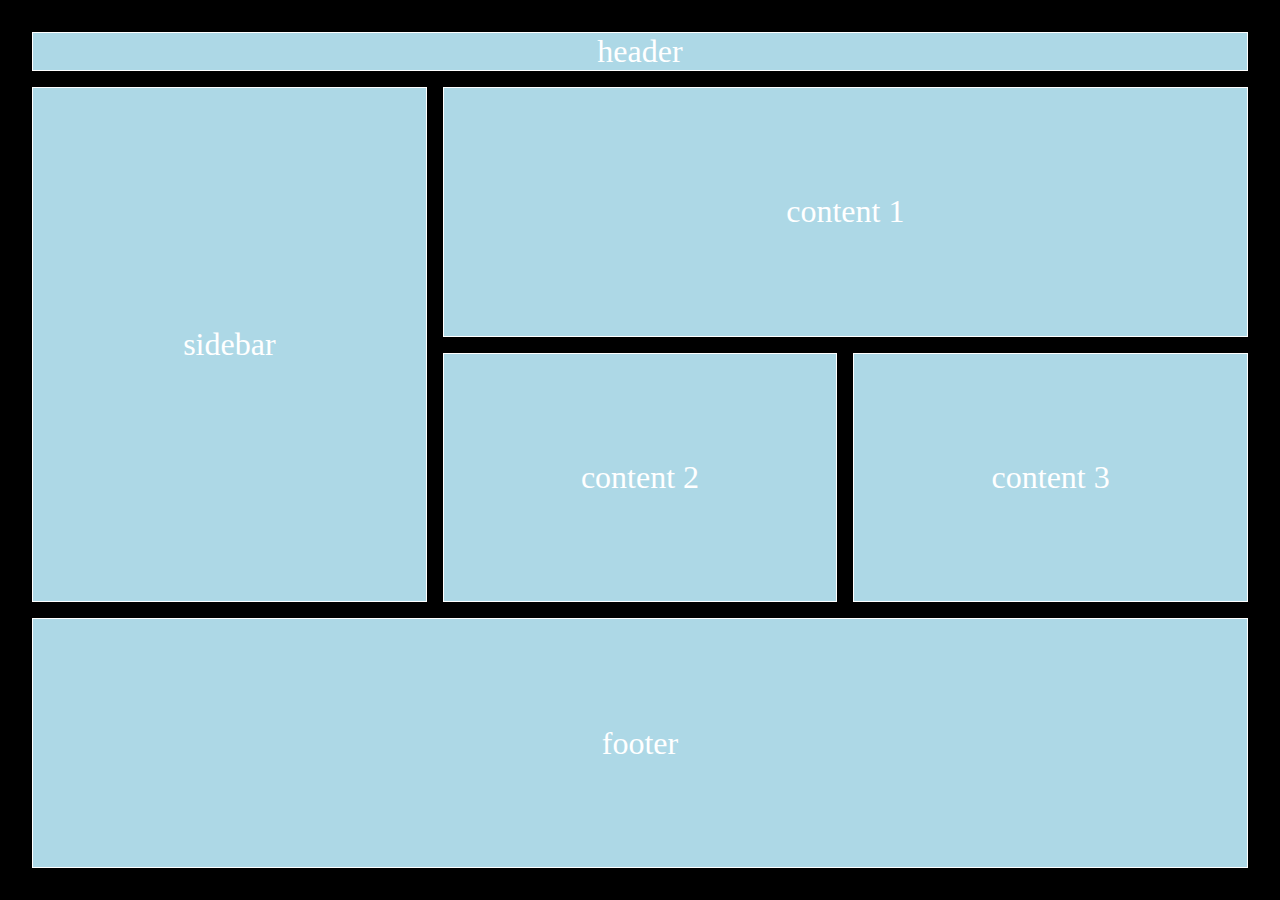
<file: css-theory-questions/grid/index.html>
<!DOCTYPE html>
<html lang="en">
<head>
    <meta charset="UTF-8">
    <meta name="viewport" content="width=device-width, initial-scale=1.0">
    <link rel="stylesheet" href="index.css">
    <title>Document</title>
</head>
<body>
    <div class="grid-container">
        <div class="item header">header</div>
        <div class="item sidebar">sidebar</div>
        <div class="item content">content 1</div>
        <div class="item content">content 2</div>
        <div class="item content">content 3</div>
        <div class="item footer">footer</div>
    </div>
</body>
</html>
</file>
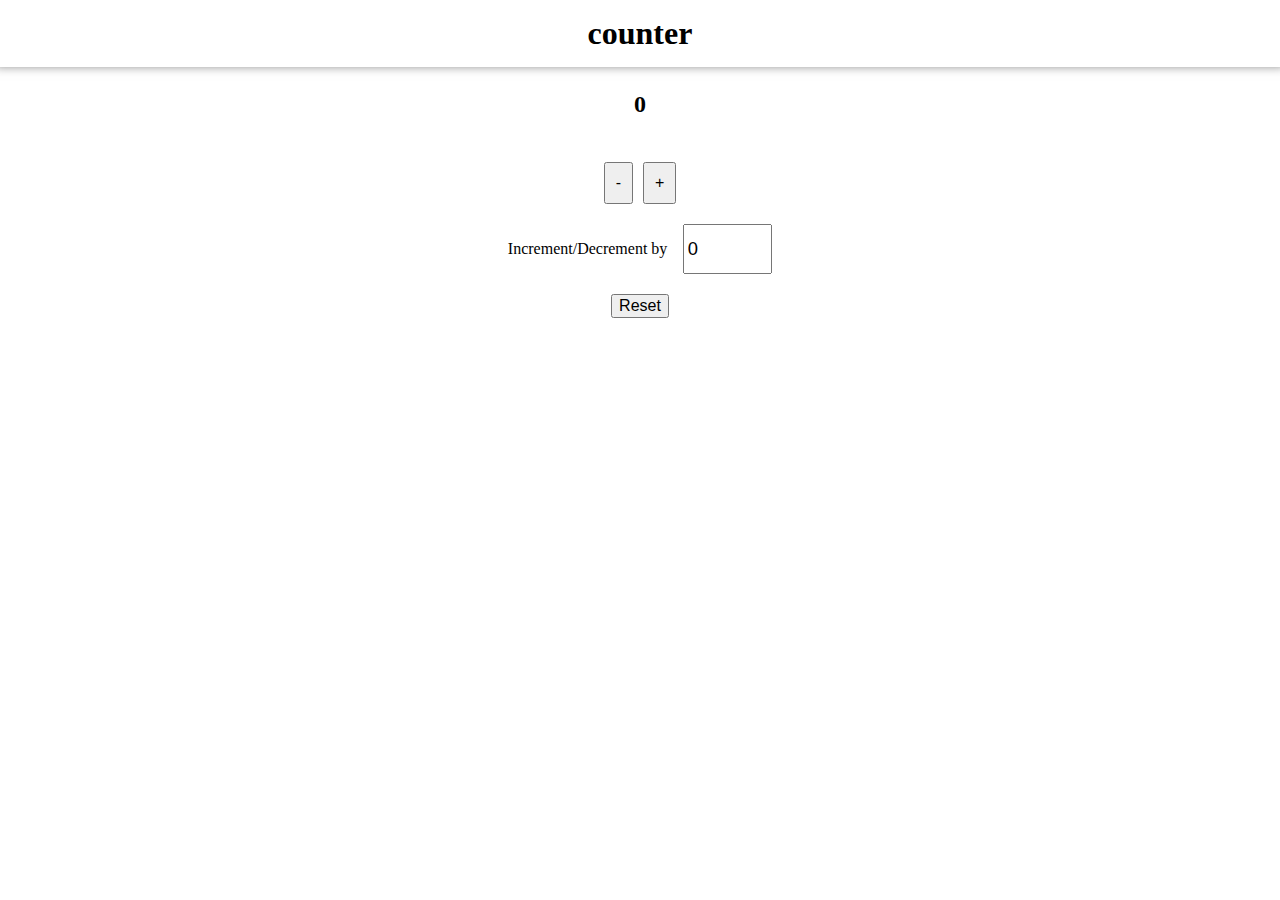
<file: forntned-mini-challenges/counter/index.html>
<!DOCTYPE html>
<html lang="en">
<head>
    <meta charset="UTF-8">
    <meta name="viewport" content="width=device-width, initial-scale=1.0">
    <link rel="stylesheet" href="index.css">
    <title>Counter</title>
</head>
<body>
    <header>counter</header>
    
    <main class="counter-container">
        <p class="counter-sum" id="counter-sum">0</p>
        <div class="counter-buttons">
            <button id="counter-decrement">-</button>
            <button id="counter-increment">+</button>
        </div>
        <div class="counter-input">
            <p>
            Increment/Decrement by 
            </p>
            <input type="number" placeholder="enter number" id="counter-value" value=0 >
        </div>
        <button id="counter-reset" class="counter-reset">Reset</button>
    </main>
    <script src="index.js"></script>
</body>
</html>
</file>
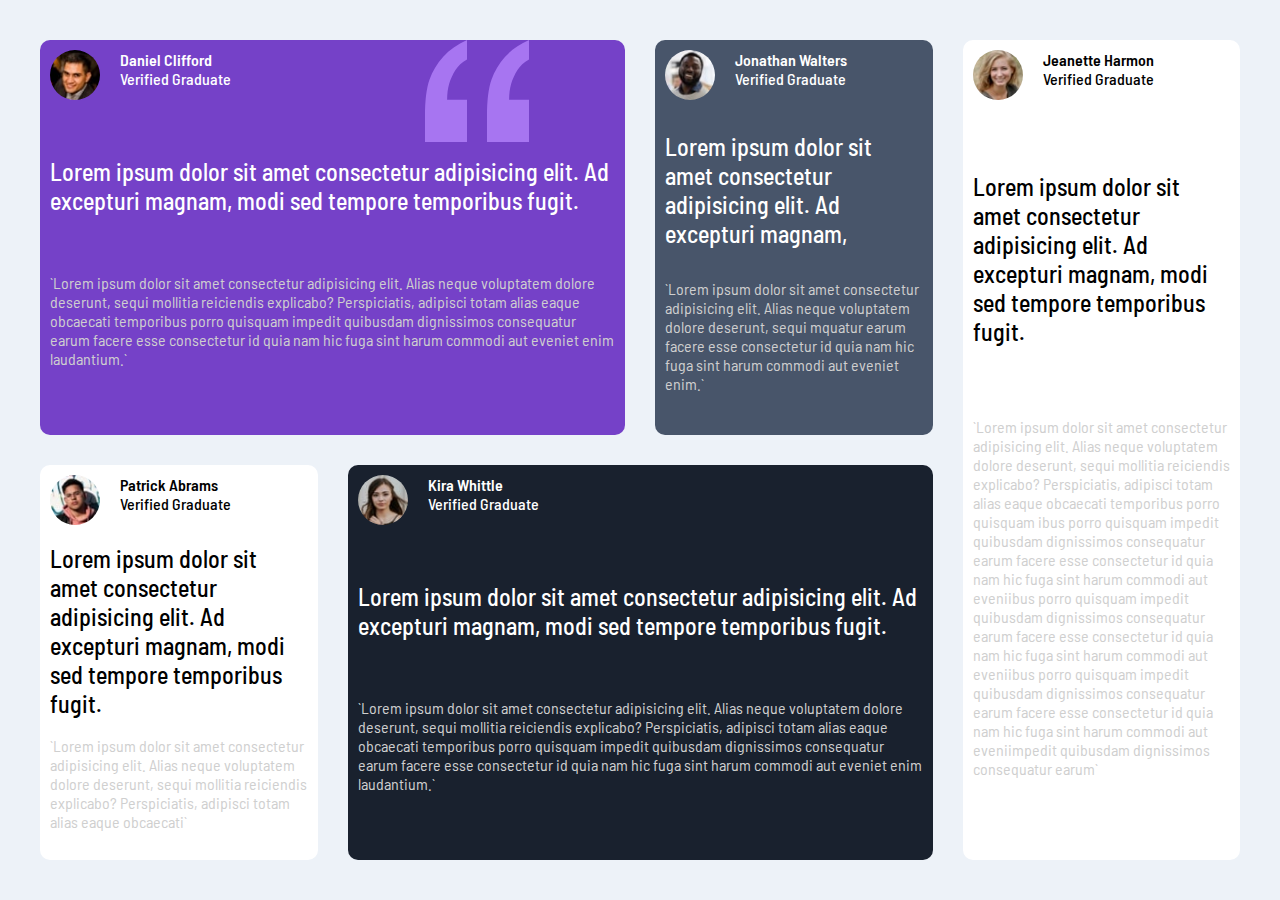
<file: frontend-mentors-challenge/testimonials-grid-section-main/index.html>
<!DOCTYPE html>
<html lang="en">

<head>
  <meta charset="UTF-8">
  <meta name="viewport" content="width=device-width, initial-scale=1.0">
  <!-- displays site properly based on user's device -->

  <link rel="icon" type="image/png" sizes="32x32" href="./images/favicon-32x32.png">
  <link rel="stylesheet" href="index.css">

  <title>Frontend Mentor | testimonials-grid-section-main</title>

  <style>
    .attribution {
      font-size: 11px;
      text-align: center;
    }

    .attribution a {
      color: hsl(228, 45%, 44%);
    }
  </style>
</head>

<body>
  <div class="grid-container">
    <div class="item item-1">
      <div class="user-details">
        <img src="images/image-daniel.jpg" alt="daniel">
        <div class="user-info">
          <p class="user-name">Daniel Clifford</p>
          <p class="user-status">Verified Graduate</p>
        </div>
      </div>
      <div class="description">
        Lorem ipsum dolor sit amet consectetur adipisicing elit. Ad excepturi magnam, modi sed tempore temporibus fugit.
      </div>
      <div class="review">
        `Lorem ipsum dolor sit amet consectetur adipisicing elit. Alias neque voluptatem dolore deserunt, sequi mollitia reiciendis explicabo? Perspiciatis, adipisci totam alias eaque obcaecati temporibus porro quisquam impedit quibusdam dignissimos consequatur earum facere esse consectetur id quia nam hic fuga sint harum commodi aut eveniet enim laudantium.`
      </div>
    </div>
    <div class="item item-2">
      <div class="user-details">
        <img src="images/image-jonathan.jpg" alt="jonathan">
        <div class="user-info">
          <p class="user-name">Jonathan Walters</p>
          <p class="user-status">Verified Graduate</p>
        </div>
      </div>
      <div class="description">
        Lorem ipsum dolor sit amet consectetur adipisicing elit. Ad excepturi magnam, 
      </div>
      <div class="review">
        `Lorem ipsum dolor sit amet consectetur adipisicing elit. Alias neque voluptatem dolore deserunt, sequi mquatur earum facere esse consectetur id quia nam hic fuga sint harum commodi aut eveniet enim.`
      </div>
    </div>
    <div class="item item-3">
      <div class="user-details">
        <img src="images/image-jeanette.jpg" alt="jeanette">
        <div class="user-info">
          <p class="user-name">Jeanette Harmon</p>
          <p class="user-status">Verified Graduate</p>
        </div>
      </div>
      <div class="description">
        Lorem ipsum dolor sit amet consectetur adipisicing elit. Ad excepturi magnam, modi sed tempore temporibus fugit.
      </div>
      <div class="review">
        `Lorem ipsum dolor sit amet consectetur adipisicing elit. Alias neque voluptatem dolore deserunt, sequi mollitia reiciendis explicabo? Perspiciatis, adipisci totam alias eaque obcaecati temporibus porro quisquam ibus porro quisquam impedit quibusdam dignissimos consequatur earum facere esse consectetur id quia nam hic fuga sint harum commodi aut eveniibus porro quisquam impedit quibusdam dignissimos consequatur earum facere esse consectetur id quia nam hic fuga sint harum commodi aut eveniibus porro quisquam impedit quibusdam dignissimos consequatur earum facere esse consectetur id quia nam hic fuga sint harum commodi aut eveniimpedit quibusdam dignissimos consequatur earum`
      </div>
    </div>
    <div class="item item-4">
      <div class="user-details">
        <img src="images/image-patrick.jpg" alt="patrick">
        <div class="user-info">
          <p class="user-name">Patrick Abrams</p>
          <p class="user-status">Verified Graduate</p>
        </div>
      </div>
      <div class="description">
        Lorem ipsum dolor sit amet consectetur adipisicing elit. Ad excepturi magnam, modi sed tempore temporibus fugit.
      </div>
      <div class="review">
        `Lorem ipsum dolor sit amet consectetur adipisicing elit. Alias neque voluptatem dolore deserunt, sequi mollitia reiciendis explicabo? Perspiciatis, adipisci totam alias eaque obcaecati`
      </div>
    </div>
    <div class="item item-5">
      <div class="user-details">
        <img src="images/image-kira.jpg" alt="kira">
        <div class="user-info">
          <p class="user-name">Kira Whittle</p>
          <p class="user-status">Verified Graduate</p>
        </div>
      </div>
      <div class="description">
        Lorem ipsum dolor sit amet consectetur adipisicing elit. Ad excepturi magnam, modi sed tempore temporibus fugit.
      </div>
      <div class="review">
        `Lorem ipsum dolor sit amet consectetur adipisicing elit. Alias neque voluptatem dolore deserunt, sequi mollitia reiciendis explicabo? Perspiciatis, adipisci totam alias eaque obcaecati temporibus porro quisquam impedit quibusdam dignissimos consequatur earum facere esse consectetur id quia nam hic fuga sint harum commodi aut eveniet enim laudantium.`
      </div>
    </div>
  </div>
       
    </div>
    
</body>

</html>
</file>
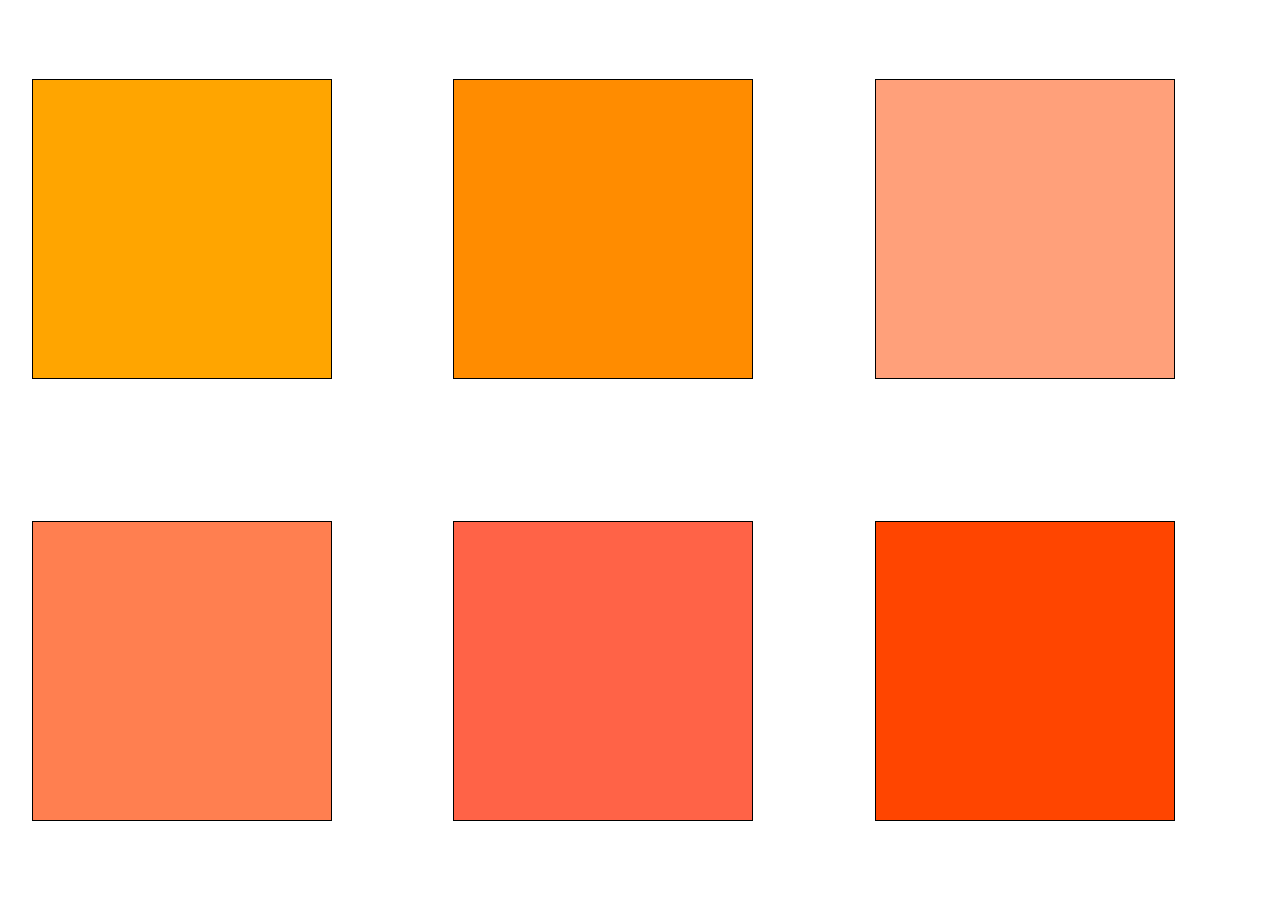
<file: css-theory-questions/grid/layout-1/index.html>
<!DOCTYPE html>
<html lang="en">
<head>
    <meta charset="UTF-8">
    <meta name="viewport" content="width=device-width, initial-scale=1.0">
    <link rel="stylesheet" href="index.css">    
    <title>Document</title>
</head>
<body>
    <div class="grid-container">
        <div class="item"></div>
        <div class="item"></div>
        <div class="item"></div>
        <div class="item"></div>
        <div class="item"></div>
        <div class="item"></div>
    </div>
</body>
</html>
</file>
<file: forntned-mini-challenges/counter/index.css>
body{
    padding: 0;
    margin: 0;
    box-sizing: border-box;
}
header{
    display: flex;
    justify-content: center; 
    align-items: center; 
    font-size: 2rem;
    font-weight: 700;
    padding: 15px;
    box-shadow: 0 -6px 10px 5px rgba(0,0,0,0.5);    
}
.counter-container{
    display: flex;
    flex-direction: column;
    justify-content: center;
    align-items: center;
    gap: 20px;
}
.counter-sum{
    font-size: 1.5rem;
    font-weight: bold;
}
.counter-buttons{
    display: flex;
    gap: 10px;
}
.counter-buttons button{
    padding: 10px;
    font-size: 1rem;
}
.counter-input{
    display: flex;
}
.counter-input input{
    width: 5rem;
    padding: .15rem;
    margin-left: 1rem;
    font-size: 1.15rem;
}
.counter-input input:hover{
    cursor: pointer;
}
.counter-reset{
    padding: 2;
    font-size: 1rem;
}
</file>
<file: frontend-mentors-challenge/testimonials-grid-section-main/index.css>
@import url('https://fonts.googleapis.com/css2?family=Barlow+Semi+Condensed:ital,wght@0,100;0,200;0,300;0,400;0,500;0,600;0,700;0,800;0,900;1,100;1,200;1,300;1,400;1,500;1,600;1,700;1,800;1,900&display=swap');

*{
    margin: 0;
    padding: 0;
    box-sizing: border-box;
}

body{
    font-family: 'Barlow Semi Condensed', sans-serif;
    font-size: 13px;
    background-color: #edf2f8;
    height: 100vh;
    width: 100vw;
}
.grid-container{
    display: grid;
    grid-template-columns: repeat(4, 1fr);
    grid-template-rows: repeat(2, 1fr);
    gap: 30px;
    padding: 40px;
    height: 100vh;
    width: 100vw;
}
.item{
    border-radius: 10px;
    padding: 10px;
    color: hsl(0, 0%, 100%);
    display: grid;
    
}
.item-1{
    background: url(./images/bg-pattern-quotation.svg) no-repeat;
    background-position: 80% 0%;
    grid-column: 1/3;
    background-color: hsl(263, 55%, 52%);

}
 
.item-2{
    grid-column: 3/4;
    background-color: hsl(217, 19%, 35%);
}
.item-3{
    grid-column: 4/5;
    grid-row: 1/3;
    background-color: hsl(0, 0%, 100%) ;
    color: black
}
.item-4{
    background-color: hsl(0, 0%, 100%);
    color: black;
}
.item-5{
    background-color: hsl(219, 29%, 14%);
    grid-column: 2/4;

}

.user-details{
    display: flex;
    flex-direction: row;
    gap: 20px;
}
.user-details img{
    border-radius: 50%;
    width: 50px;
    height: 50px;
}
.description{
    font-size: 24px;
    font-weight: 500;   
}

.user-name{
    font-size: 16px;
    font-weight: 600;
}
.user-status{
    font-size: 16px;
    font-weight: 500;
}
.review{
    font-size: 16px;
    font-weight: 400;
    color: hsl(0, 0%, 81%);
}

@media screen and (max-width: 768px) {
    .grid-container {
        grid-template-columns: 1fr;
    }

    .item {
        grid-column: auto !important;
        grid-row: auto !important;
        gap: 20px;
    }
}
</file>
<file: css-theory-questions/grid/layout-1/index.css>
*{
    margin: 0;
    padding: 0;
    box-sizing: border-box;
}
.body{
    background-color: aqua;
    height: 100vh;
    width: 100vw;
}
.grid-container{
    display: grid;
    grid-template-columns: auto auto auto ;
    grid-template-areas: auto auto auto;
    gap: 3rem;
    height: 100vh;
    width: 100vw;
    padding: 2rem;

}

.item{
    border: 1px solid black;
    height: 300px;
    width: 300px;
    align-self: center;
}


.item:nth-child(1) {
    background-color: #FFA500; /* Standard Orange */
}

.item:nth-child(2) {
    background-color: #FF8C00; /* Dark Orange */
}

.item:nth-child(3) {
    background-color: #FFA07A; /* Light Salmon */
}

.item:nth-child(4) {
    background-color: #FF7F50; /* Coral */
}

.item:nth-child(5) {
    background-color: #FF6347; /* Tomato */
}

.item:nth-child(6) {
    background-color: #FF4500; /* Orange Red */
}
</file>
<file: css-theory-questions/grid/index.css>
*{
    margin: 0;
    padding: 0;
    box-sizing: border-box;
}

/* Potential additions for more comprehensive reset:

input, button, textarea, select {
    font: inherit;
}

button {
    background: none;
    border: none;
    padding: 0;
}

*/

/* The body selector targets the <body> element of the HTML document.
   - height: 100vh; sets the height of the body to 100% of the viewport height.
   - width: 100vw; sets the width of the body to 100% of the viewport width.
   
   Viewport height (vh) and viewport width (vw) are units of measurement in CSS.
   - 1vh is equal to 1% of the viewport's height.
   - 1vw is equal to 1% of the viewport's width.
   The viewport is the visible area of the web page in the browser window.
*/
body {
    height: 100vh;
    width: 100vw;
}

.grid-container{
    background-color: black ;
    height: 100vh;
    width: 100vw;
    display: grid; /* this forms the block level grid container by default*/
    padding: 2rem;
    /* row-gap: 1rem;
    column-gap: 1rem; */
    /* gap for both rows and columns shorthand */
    gap: 1rem;
    /* grid-template-rows: 100px 100px;   this is hardcoding the rows and columns*/ 
    /* this can be done by using repeat(number of rows/columns, size) */
    /* grid-template-rows: repeat(2, 100px);
    using fr would be even better as it would be responsive */
    grid-template-rows: auto repeat(3, 1fr);
    /* grid-template-columns: 200px 200px 200px; same as grid-template-rows */
    grid-template-columns: 1fr 1fr 1fr;
}

.item{
    background-color: lightblue;
    border: 1px solid white;
    display: flex;
    justify-content: center;
    align-items: center;
    color: white;
    font-size: 2rem;
}

/* now we can stretch the items to fill the grid container */
/* form line x to line y */
/* as everything in grid is line based */
.header{
    /* Shorthand for 'grid-column-start' and 'grid-column-end'. */
    grid-column: 1 / 4;
    /* height: 3rem; using height would make it a fixed height and left space between the items they will not move up or down */
    /*  to  solve this issue i added max-height: 100px; and in the grid-temple-row i added auto so it will take the height of the content */
    max-height: 100px;
}

.sidebar{
    grid-column: 1/2;
    grid-row: 2 / 4;
}

.content:nth-child(3){
    /* This selects the 3rd child of .grid-container that also has the class .content */
    /* In this case, it's "content 1" because:
       1. header  (1st child)
       2. sidebar (2nd child)
       3. content 1 (3rd child and first .content) <- This one is selected
       4. content 2 (4th child)
       5. content 3 (5th child)
       6. footer  (6th child)
    */
    grid-column: 2 /4;
}
.footer{
    grid-column: 1 / 4;
}


/* but this is not responsive */
/* to make it responsive we can use media queries */
/* it applies to all screen sizes less than 768px */
@media (max-width: 768px) {
    .grid-container{
        grid-template-columns: 1fr;
        grid-template-rows: repeat(6, 1fr);
    }
    .header, .footer{
        grid-column: 1/4;
    }
    .sidebar{
        grid-row: 2/4;
    }
    .content:nth-child(3){
        grid-column: 1/4;
    }
}
</file>
